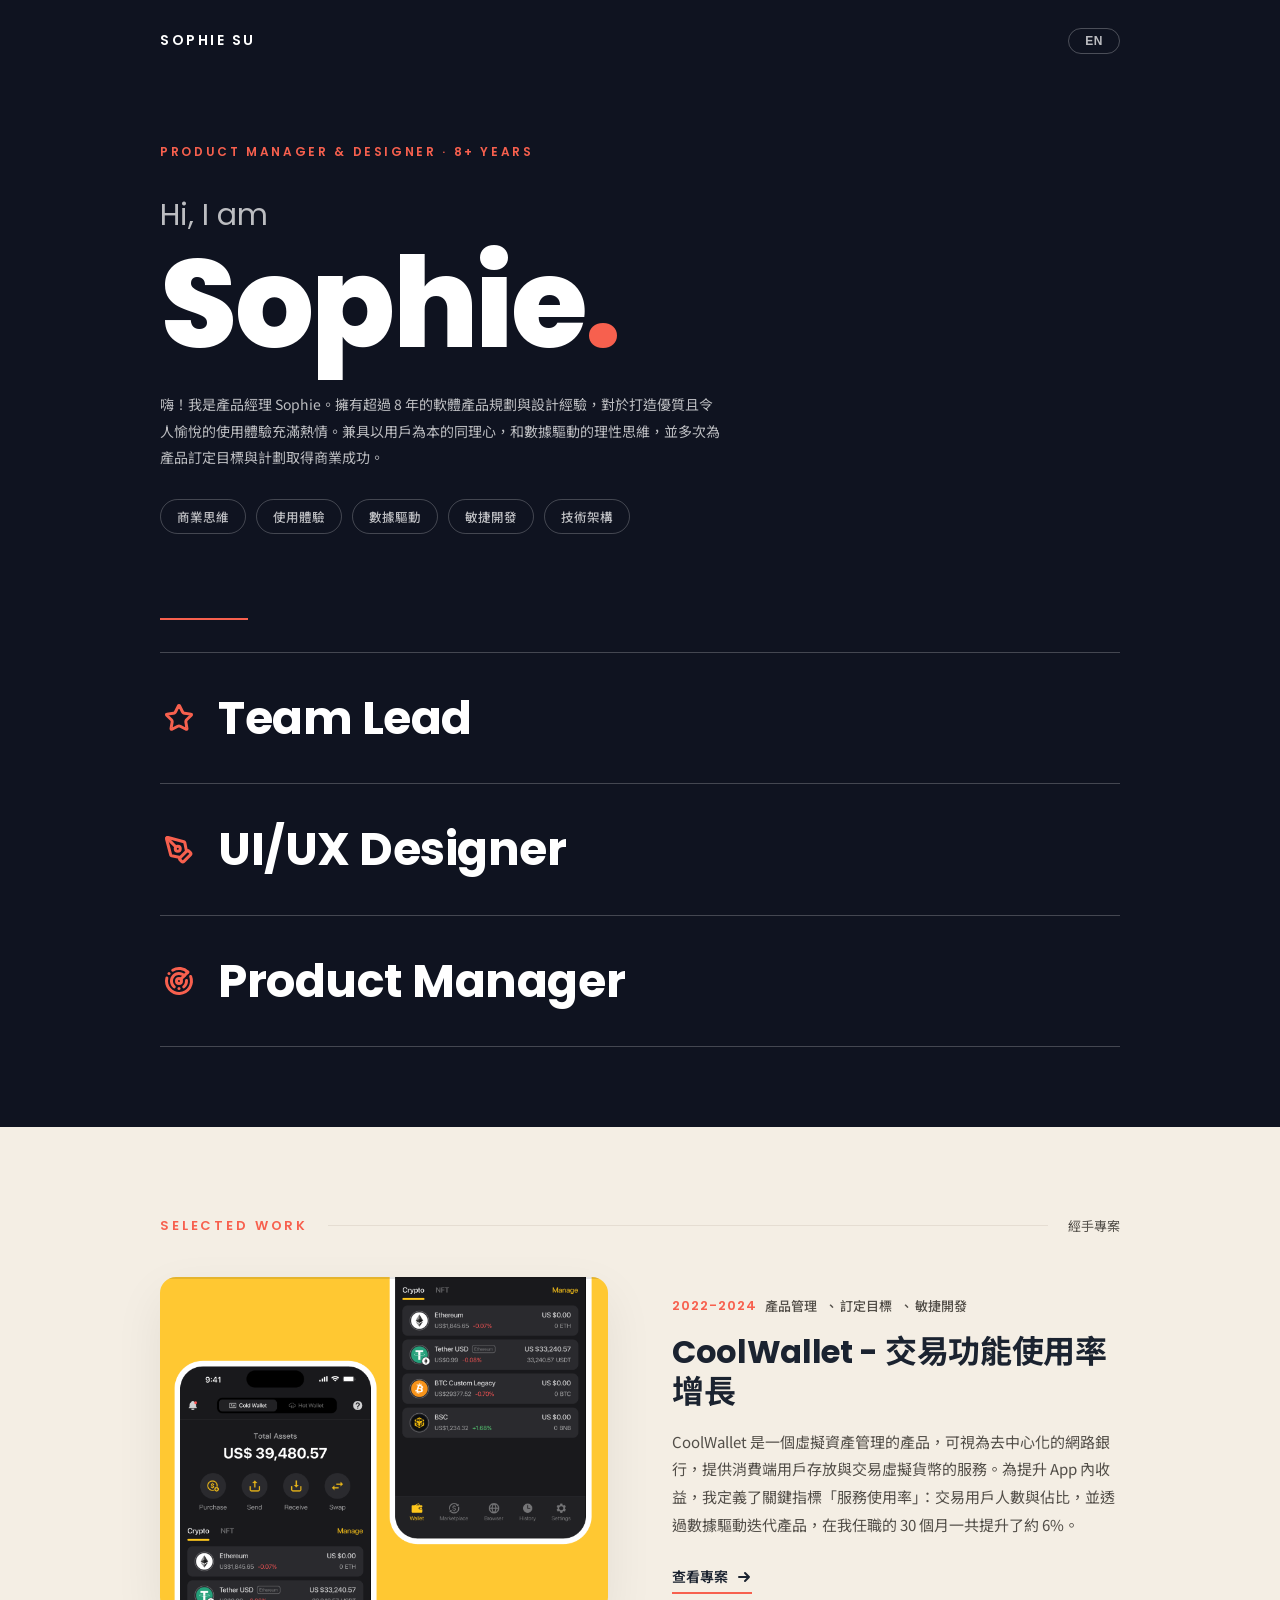
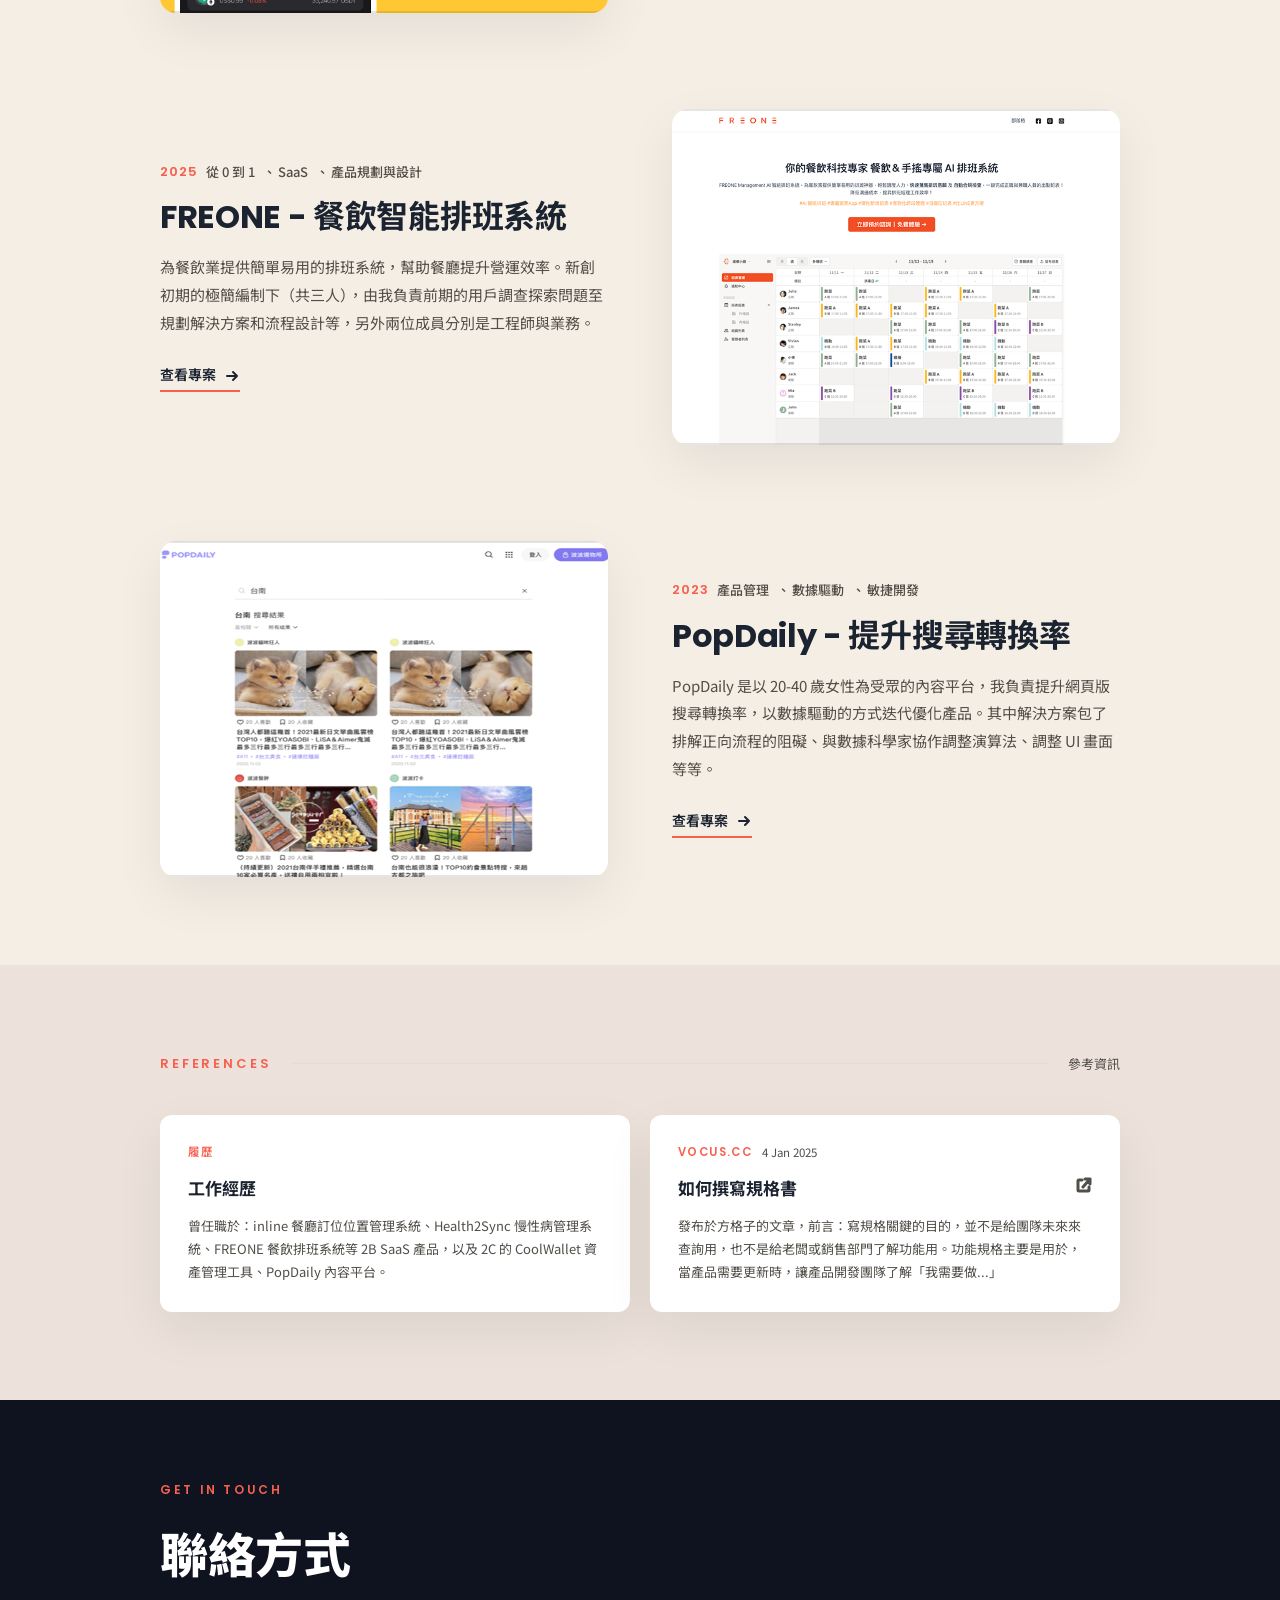
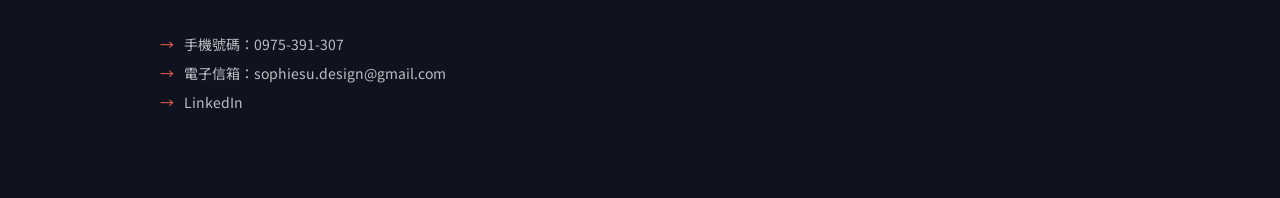
<file: index.html>
<!DOCTYPE html>
<html lang="zh-TW">
<head>
  <meta charset="UTF-8">
  <meta name="viewport" content="width=device-width, initial-scale=1.0">
  <title>Sophie Su – Product Manager</title>
  <link rel="preconnect" href="https://fonts.googleapis.com">
  <link rel="preconnect" href="https://fonts.gstatic.com" crossorigin>
  <link href="https://fonts.googleapis.com/css2?family=Poppins:wght@400;500;600;700;800&family=Noto+Sans+TC:wght@400;500;700&display=swap" rel="stylesheet">
  <link rel="stylesheet" href="css/style.css">
</head>
<body>

  <!-- INTRO (dark): nav + hero + roles -->
  <header class="intro">

    <nav class="site-nav">
      <div class="container">
        <span class="nav-logo" data-i18n="nav.logo">Sophie Su</span>
        <button id="lang-toggle" class="lang-toggle">EN</button>
      </div>
    </nav>

    <!-- HERO -->
    <section class="hero">
      <div class="container">
        <p class="hero-eyebrow">Product Manager &amp; Designer · 8+ Years</p>
        <p class="hero-greeting">Hi, I am</p>
        <h1 class="hero-name">Sophie<span class="dot">.</span></h1>
        <p class="hero-desc" data-i18n="hero.desc">嗨！我是產品經理 Sophie。擁有超過 8 年的軟體產品規劃與設計經驗，對於打造優質且令人愉悅的使用體驗充滿熱情。兼具以用戶為本的同理心，和數據驅動的理性思維，並多次為產品訂定目標與計劃取得商業成功。</p>
        <div class="skill-tags">
          <span class="skill-tag" data-i18n="tag.business">商業思維</span>
          <span class="skill-tag" data-i18n="tag.ux">使用體驗</span>
          <span class="skill-tag" data-i18n="tag.data">數據驅動</span>
          <span class="skill-tag" data-i18n="tag.agile">敏捷開發</span>
          <span class="skill-tag" data-i18n="tag.tech">技術架構</span>
        </div>
      </div>
    </section>

    <!-- ROLE LIST -->
    <div class="container">
      <div class="role-list">
        <div class="role-row">
          <img class="role-icon" src="images/icon-star.svg" alt="">
          <span>Team Lead</span>
        </div>
        <div class="role-row">
          <img class="role-icon" src="images/icon-designer.svg" alt="">
          <span>UI/UX Designer</span>
        </div>
        <div class="role-row">
          <img class="role-icon" src="images/icon-product%20manager.svg" alt="">
          <span>Product Manager</span>
        </div>
      </div>
    </div>

  </header>

  <!-- SELECTED WORK -->
  <section class="section work-section" id="work">
    <div class="container">
      <div class="section-label">
        <span class="section-label-en">Selected Work</span>
        <span class="section-label-line"></span>
        <span class="section-label-zh" data-i18n="section.projects">經手專案</span>
      </div>

      <div class="project-cards">

        <!-- CoolWallet -->
        <a href="coolwallet.html" class="project-card">
          <div class="project-card-image">
            <img src="images/thumb-coolwallet.png" alt="CoolWallet">
          </div>
          <div class="project-card-body">
            <div class="project-tags">
              <span class="tag-year" data-i18n="cw.year">2022-2024</span>
              <span class="tag-skill" data-i18n="cw.tag1">產品管理</span>
              <span class="tag-skill" data-i18n="cw.tag2">訂定目標</span>
              <span class="tag-skill" data-i18n="cw.tag3">敏捷開發</span>
            </div>
            <h3 data-i18n="cw.title">CoolWallet - 交易功能使用率增長</h3>
            <p data-i18n="cw.desc">CoolWallet 是一個虛擬資產管理的產品，可視為去中心化的網路銀行，提供消費端用戶存放與交易虛擬貨幣的服務。為提升 App 內收益，我定義了關鍵指標「服務使用率」：交易用戶人數與佔比，並透過數據驅動迭代產品，在我任職的 30 個月一共提升了約 6%。</p>
            <span class="project-cta"><span data-i18n="project.cta">查看專案</span>
              <svg viewBox="0 0 16 16" fill="none"><path d="M3 8h10M9 4l4 4-4 4" stroke="currentColor" stroke-width="2" stroke-linecap="round" stroke-linejoin="round"/></svg>
            </span>
          </div>
        </a>

        <!-- FREONE -->
        <a href="freone.html" class="project-card">
          <div class="project-card-image">
            <img src="images/thumb-freone.png" alt="FREONE">
          </div>
          <div class="project-card-body">
            <div class="project-tags">
              <span class="tag-year" data-i18n="fr.year">2025</span>
              <span class="tag-skill" data-i18n="fr.tag1">從 0 到 1</span>
              <span class="tag-skill" data-i18n="fr.tag2">SaaS</span>
              <span class="tag-skill" data-i18n="fr.tag3">產品規劃與設計</span>
            </div>
            <h3 data-i18n="fr.title">FREONE - 餐飲智能排班系統</h3>
            <p data-i18n="fr.desc">為餐飲業提供簡單易用的排班系統，幫助餐廳提升營運效率。新創初期的極簡編制下（共三人），由我負責前期的用戶調查探索問題至規劃解決方案和流程設計等，另外兩位成員分別是工程師與業務。</p>
            <span class="project-cta"><span data-i18n="project.cta">查看專案</span>
              <svg viewBox="0 0 16 16" fill="none"><path d="M3 8h10M9 4l4 4-4 4" stroke="currentColor" stroke-width="2" stroke-linecap="round" stroke-linejoin="round"/></svg>
            </span>
          </div>
        </a>

        <!-- PopDaily -->
        <a href="popdaily.html" class="project-card">
          <div class="project-card-image">
            <img src="images/thumb-popdaily.png" alt="PopDaily">
          </div>
          <div class="project-card-body">
            <div class="project-tags">
              <span class="tag-year" data-i18n="pd.year">2023</span>
              <span class="tag-skill" data-i18n="pd.tag1">產品管理</span>
              <span class="tag-skill" data-i18n="pd.tag2">數據驅動</span>
              <span class="tag-skill" data-i18n="pd.tag3">敏捷開發</span>
            </div>
            <h3 data-i18n="pd.title">PopDaily - 提升搜尋轉換率</h3>
            <p data-i18n="pd.desc">PopDaily 是以 20-40 歲女性為受眾的內容平台，我負責提升網頁版搜尋轉換率，以數據驅動的方式迭代優化產品。其中解決方案包了排解正向流程的阻礙、與數據科學家協作調整演算法、調整 UI 畫面等等。</p>
            <span class="project-cta"><span data-i18n="project.cta">查看專案</span>
              <svg viewBox="0 0 16 16" fill="none"><path d="M3 8h10M9 4l4 4-4 4" stroke="currentColor" stroke-width="2" stroke-linecap="round" stroke-linejoin="round"/></svg>
            </span>
          </div>
        </a>

      </div>
    </div>
  </section>

  <!-- LINKS -->
  <section class="section links-section">
    <div class="container">
      <div class="section-label">
        <span class="section-label-en">References</span>
        <span class="section-label-line"></span>
        <span class="section-label-zh" data-i18n="section.links">參考資訊</span>
      </div>

      <div class="link-cards">

        <a href="resume.html" class="link-card">
          <div class="link-meta-top">
            <span class="source" data-i18n="link2.source">Resume</span>
          </div>
          <div class="link-card-header">
            <h3 data-i18n="link2.title">工作經歷</h3>
          </div>
          <p data-i18n="link2.desc">曾任職於：inline 餐廳訂位位置管理系統、Health2Sync 慢性病管理系統、FREONE 餐飲排班系統等 2B SaaS 產品，以及 2C 的 CoolWallet 資產管理工具、PopDaily 內容平台。</p>
        </a>

        <a href="#" class="link-card" data-i18n-href="link1.url" target="_blank" rel="noopener">
          <div class="link-meta-top">
            <span class="source" data-i18n="link1.source">vocus.cc</span>
            <span data-i18n="link1.date">4 Jan 2025</span>
          </div>
          <div class="link-card-header">
            <h3 data-i18n="link1.title">如何撰寫規格書</h3>
            <svg class="external-icon" width="16" height="16" viewBox="0 0 16 16" fill="none">
              <path d="M6 3H3a1 1 0 00-1 1v9a1 1 0 001 1h9a1 1 0 001-1v-3M9 2h5m0 0v5m0-5L7 10" stroke="currentColor" stroke-width="3" stroke-linecap="round" stroke-linejoin="round"/>
            </svg>
          </div>
          <p data-i18n="link1.desc">發布於方格子的文章，前言：寫規格關鍵的目的，並不是給團隊未來來查詢用，也不是給老闆或銷售部門了解功能用。功能規格主要是用於，當產品需要更新時，讓產品開發團隊了解「我需要做...」</p>
        </a>

      </div>
    </div>
  </section>

  <!-- FOOTER -->
  <footer class="site-footer">
    <div class="container">
      <p class="footer-eyebrow">Get in Touch</p>
      <h3 data-i18n="footer.contact">聯絡方式</h3>
      <div class="footer-contact">
        <p data-i18n="footer.phone">手機號碼：0975-391-307</p>
        <p data-i18n="footer.email">電子信箱：sophiesu.design@gmail.com</p>
        <p><a href="https://www.linkedin.com/in/sutsz" target="_blank" rel="noopener">LinkedIn</a></p>
      </div>
    </div>
  </footer>

  <script src="js/i18n.js"></script>
  <script src="js/main.js"></script>
</body>
</html>
</file>
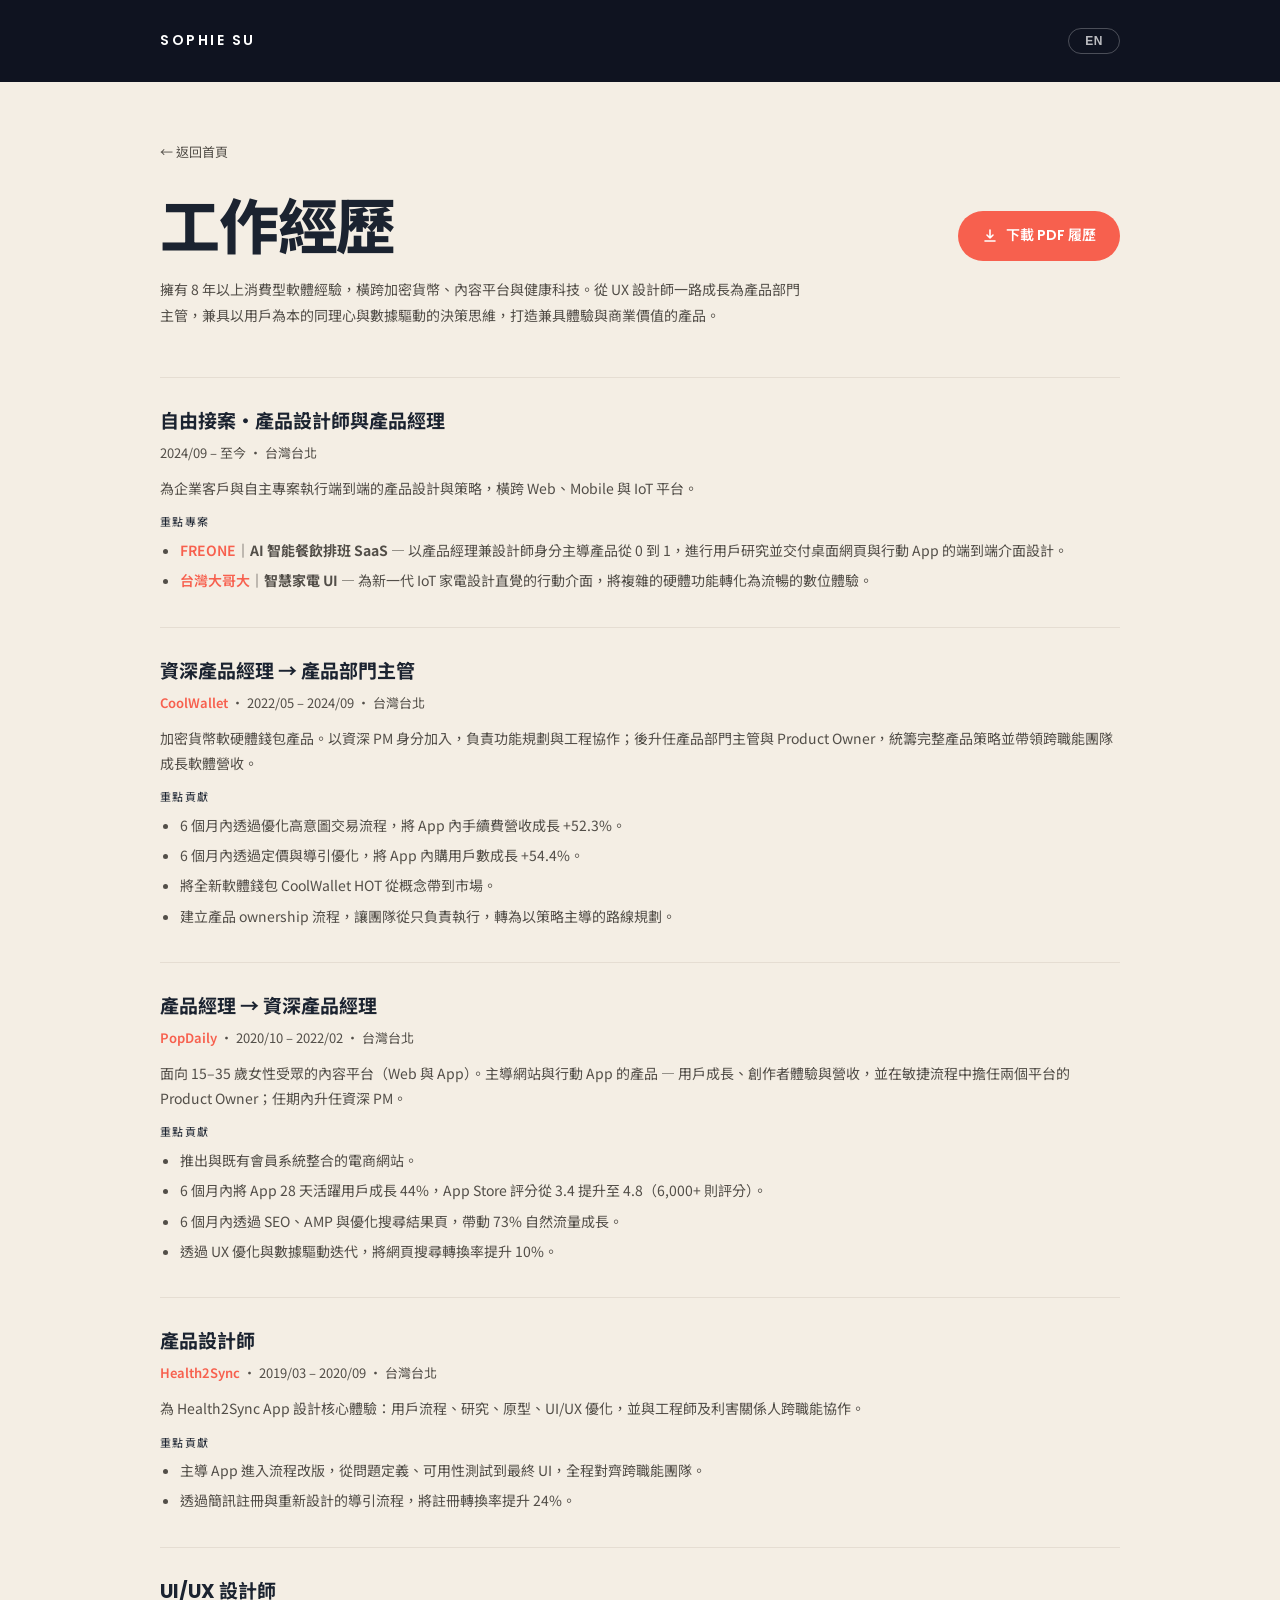
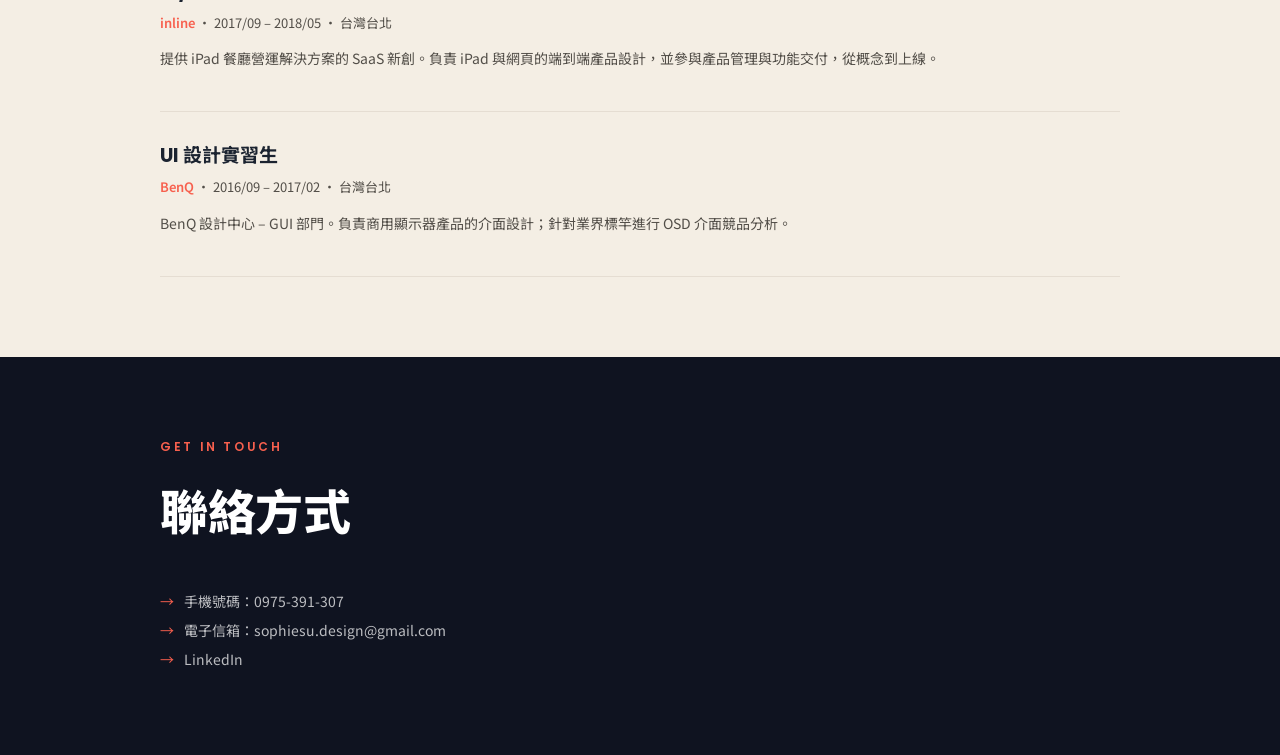
<file: resume.html>
<!DOCTYPE html>
<html lang="zh-TW">
<head>
  <meta charset="UTF-8">
  <meta name="viewport" content="width=device-width, initial-scale=1.0">
  <title>Resume – Sophie Su</title>
  <link rel="preconnect" href="https://fonts.googleapis.com">
  <link rel="preconnect" href="https://fonts.gstatic.com" crossorigin>
  <link href="https://fonts.googleapis.com/css2?family=Poppins:wght@400;500;600;700;800&family=Noto+Sans+TC:wght@400;500;700&display=swap" rel="stylesheet">
  <link rel="stylesheet" href="css/style.css">
</head>
<body>

  <nav class="site-nav detail-nav">
    <div class="container">
      <a href="index.html" class="nav-logo" data-i18n="nav.logo">Sophie Su</a>
      <button id="lang-toggle" class="lang-toggle">EN</button>
    </div>
  </nav>

  <main class="resume">
    <div class="container">
      <a href="index.html" class="back-link" data-i18n="back">← 返回首頁</a>

      <div class="resume-header">
        <h1 class="resume-title" data-i18n="resume.title">工作經歷</h1>
        <a class="download-btn" href="files/Su%20Tsz%20Resume.pdf" data-i18n-href="resume.pdf.url" download>
          <svg viewBox="0 0 16 16" fill="none">
            <path d="M8 2v8m0 0L5 7m3 3l3-3M3 13h10" stroke="currentColor" stroke-width="1.6" stroke-linecap="round" stroke-linejoin="round"/>
          </svg>
          <span data-i18n="resume.download">下載 PDF 履歷</span>
        </a>
      </div>

      <p class="resume-intro" data-i18n="resume.intro">擁有 8 年以上消費型軟體經驗，橫跨加密貨幣、內容平台與健康科技。從 UX 設計師一路成長為產品部門主管，兼具以用戶為本的同理心與數據驅動的決策思維，打造兼具體驗與商業價值的產品。</p>

      <div class="exp-list-section">

        <!-- Freelance -->
        <div class="exp-item">
          <h3 class="exp-role" data-i18n="exp.1.role">Freelance Product Designer &amp; Manager</h3>
          <p class="exp-meta" data-i18n="exp.1.meta">Sep 2024 – Present · Taipei, Taiwan</p>
          <p class="exp-desc" data-i18n="exp.1.desc">Executed end-to-end product design and strategy across Web, Mobile, and IoT platforms for corporate clients and self-initiated projects.</p>
          <div class="exp-sublabel" data-i18n="label.keyprojects">Key Projects</div>
          <ul class="exp-bullets">
            <li><strong><a class="exp-link" href="https://freone.com" target="_blank" rel="noopener" data-i18n="exp.1.p1.brand">FREONE</a><span data-i18n="exp.1.p1.t">｜AI-Driven Restaurant Scheduling SaaS</span></strong> <span data-i18n="exp.1.p1.d">— Led product from 0 to 1 as dual PM and Designer, conducting user research and delivering end-to-end interface designs for desktop web and mobile apps.</span></li>
            <li><strong><a class="exp-link" href="https://smarterhome.taiwanmobile.net/" target="_blank" rel="noopener" data-i18n="exp.1.p2.brand">Taiwan Mobile</a><span data-i18n="exp.1.p2.t">｜Smart Home Appliance UI</span></strong> <span data-i18n="exp.1.p2.d">— Designed intuitive mobile UI for next-generation IoT home appliances, translating complex hardware functions into seamless digital experiences.</span></li>
          </ul>
        </div>

        <!-- CoolWallet -->
        <div class="exp-item">
          <h3 class="exp-role" data-i18n="exp.2.role">Senior Product Manager → Product Lead</h3>
          <p class="exp-meta"><span class="company">CoolWallet</span> · <span data-i18n="exp.2.meta">May 2022 – Sep 2024 · Taipei, Taiwan</span></p>
          <p class="exp-desc" data-i18n="exp.2.desc">Crypto hardware and software wallet products. Joined as Senior PM for feature planning and engineering collaboration; promoted to Product Lead and Product Owner, overseeing full product strategy and leading the cross-functional team to grow software revenue.</p>
          <div class="exp-sublabel" data-i18n="label.keycontrib">Key Contributions</div>
          <ul class="exp-bullets">
            <li data-i18n="exp.2.b1">Grew in-app commission revenue by +52.3% in 6 months by optimising high-intent trading flows.</li>
            <li data-i18n="exp.2.b2">Grew in-app-purchase user count by +54.4% in 6 months through pricing and onboarding improvements.</li>
            <li data-i18n="exp.2.b3">Launched CoolWallet HOT — a new software wallet — from concept to market.</li>
            <li data-i18n="exp.2.b4">Established product ownership processes, shifting the team from execution-only to strategy-led roadmapping.</li>
          </ul>
        </div>

        <!-- PopDaily -->
        <div class="exp-item">
          <h3 class="exp-role" data-i18n="exp.3.role">Product Manager → Senior Product Manager</h3>
          <p class="exp-meta"><span class="company">PopDaily</span> · <span data-i18n="exp.3.meta">Oct 2020 – Feb 2022 · Taipei, Taiwan</span></p>
          <p class="exp-desc" data-i18n="exp.3.desc">Content platform (Web &amp; App) for a 15–35 y/o female audience. Led product across website and mobile app — user growth, creator experience, and revenue. Acted as product owner for both platforms in Agile; promoted to Senior PM during tenure.</p>
          <div class="exp-sublabel" data-i18n="label.keycontrib">Key Contributions</div>
          <ul class="exp-bullets">
            <li data-i18n="exp.3.b1">Launched e-commerce website integrated with the existing membership system.</li>
            <li data-i18n="exp.3.b2">Grew App 28-day active users by 44% and lifted App Store rating from 3.4 → 4.8 (6K+ ratings) in 6 months.</li>
            <li data-i18n="exp.3.b3">Drove 73% organic traffic growth in 6 months via SEO, AMP, and optimised search result pages.</li>
            <li data-i18n="exp.3.b4">Increased web search conversion by 10% through UX improvements and data-driven iteration.</li>
          </ul>
        </div>

        <!-- Health2Sync -->
        <div class="exp-item">
          <h3 class="exp-role" data-i18n="exp.4.role">Product Designer</h3>
          <p class="exp-meta"><span class="company">Health2Sync</span> · <span data-i18n="exp.4.meta">Mar 2019 – Sep 2020 · Taipei, Taiwan</span></p>
          <p class="exp-desc" data-i18n="exp.4.desc">Designed core experiences for the Health2Sync app: user flows, research, prototyping, UI/UX optimisation, and cross-functional collaboration with engineers and stakeholders.</p>
          <div class="exp-sublabel" data-i18n="label.keycontrib">Key Contributions</div>
          <ul class="exp-bullets">
            <li data-i18n="exp.4.b1">Led the app entry revamp from problem definition through usability testing to final UI — aligning cross-functional teams throughout.</li>
            <li data-i18n="exp.4.b2">Improved registration conversion by 24% via SMS registration and a redesigned onboarding flow.</li>
          </ul>
        </div>

        <!-- inline -->
        <div class="exp-item">
          <h3 class="exp-role" data-i18n="exp.5.role">UI/UX Designer</h3>
          <p class="exp-meta"><span class="company">inline</span> · <span data-i18n="exp.5.meta">Sep 2017 – May 2018 · Taipei, Taiwan</span></p>
          <p class="exp-desc" data-i18n="exp.5.desc">SaaS startup with an iPad-based solution for restaurant operations. Owned end-to-end product design across iPad and web, contributing to product management and feature delivery from concept to launch.</p>
        </div>

        <!-- BenQ -->
        <div class="exp-item">
          <h3 class="exp-role" data-i18n="exp.6.role">UI Design Intern</h3>
          <p class="exp-meta"><span class="company">BenQ</span> · <span data-i18n="exp.6.meta">Sep 2016 – Feb 2017 · Taipei, Taiwan</span></p>
          <p class="exp-desc" data-i18n="exp.6.desc">BenQ Design Center – GUI Department. Interface design for commercial display products; competitive analysis on OSD interfaces across industry benchmarks.</p>
        </div>

      </div>
    </div>
  </main>

  <footer class="site-footer">
    <div class="container">
      <p class="footer-eyebrow">Get in Touch</p>
      <h3 data-i18n="footer.contact">聯絡方式</h3>
      <div class="footer-contact">
        <p data-i18n="footer.phone">手機號碼：0975-391-307</p>
        <p data-i18n="footer.email">電子信箱：sophiesu.design@gmail.com</p>
        <p><a href="https://www.linkedin.com/in/sutsz" target="_blank" rel="noopener">LinkedIn</a></p>
      </div>
    </div>
  </footer>

  <script src="js/i18n.js"></script>
  <script src="js/main.js"></script>
</body>
</html>
</file>
<file: css/style.css>
/* =====================
   DESIGN TOKENS
   ===================== */
:root {
  /* Colors */
  --ink: #0F1320;            /* dark hero / footer */
  --ink-soft: #171C2B;
  --orange: #F7604E;         /* primary accent */
  --orange-light: #FCEAE6;
  --cream: #F4EEE4;          /* main light background */
  --cream-alt: #ECE2DB;      /* alt section background */
  --white: #FFFFFF;
  --heading: #1B2330;        /* headings on light bg */
  --text: #3A3A3A;
  --text-muted: #524E48;
  --on-dark: rgba(255,255,255,0.72);
  --on-dark-muted: rgba(255,255,255,0.42);
  --border: #E5DDD2;
  --border-dark: rgba(255,255,255,0.22);

  /* Radius */
  --radius-sm: 8px;
  --radius: 16px;
  --radius-lg: 24px;

  /* Effects */
  --shadow: 0 18px 50px rgba(20,20,35,0.07);
  --shadow-hover: 0 24px 60px rgba(20,20,35,0.12);

  /* Layout */
  --max-w: 1040px;
  --transition: 0.25s ease;

  /* Type */
  --font-display: 'Poppins', 'Noto Sans TC', -apple-system, BlinkMacSystemFont, 'Segoe UI', sans-serif;
  --font-body: 'Noto Sans TC', 'Poppins', -apple-system, BlinkMacSystemFont, 'Segoe UI', sans-serif;
}

/* =====================
   RESET
   ===================== */
*, *::before, *::after { box-sizing: border-box; margin: 0; padding: 0; }
html { scroll-behavior: smooth; }
body {
  font-family: var(--font-body);
  background: var(--cream);
  color: var(--text);
  line-height: 1.7;
  font-size: 15px;
  -webkit-font-smoothing: antialiased;
}
img { max-width: 100%; display: block; }
a { color: inherit; text-decoration: none; }
ul { list-style: none; }

/* =====================
   LAYOUT HELPERS
   ===================== */
.container {
  max-width: var(--max-w);
  margin: 0 auto;
  padding: 0 40px;
}

/* Reusable eyebrow label */
.eyebrow {
  font-family: var(--font-display);
  font-size: 12px;
  font-weight: 600;
  letter-spacing: 0.22em;
  text-transform: uppercase;
  color: var(--orange);
}

/* =====================
   INTRO (dark) : nav + hero + roles
   ===================== */
.intro {
  background: var(--ink);
  color: var(--white);
  padding-bottom: 80px;
}

/* NAV */
.site-nav {
  padding: 28px 0;
}
.site-nav .container {
  display: flex;
  align-items: center;
  justify-content: space-between;
}
.nav-logo {
  font-family: var(--font-display);
  font-weight: 600;
  font-size: 14px;
  letter-spacing: 0.18em;
  text-transform: uppercase;
  color: var(--white);
}
.lang-toggle {
  background: transparent;
  border: 1px solid rgba(255,255,255,0.25);
  border-radius: 20px;
  padding: 5px 16px;
  font-size: 12px;
  font-weight: 600;
  letter-spacing: 0.05em;
  cursor: pointer;
  color: var(--on-dark);
  transition: var(--transition);
}
.lang-toggle:hover {
  border-color: var(--orange);
  color: var(--orange);
}

/* HERO */
.hero {
  padding: 60px 0 72px;
}
.hero-eyebrow {
  font-family: var(--font-display);
  font-size: 12px;
  font-weight: 600;
  letter-spacing: 0.22em;
  text-transform: uppercase;
  color: var(--orange);
  margin-bottom: 28px;
}
.hero-greeting {
  font-family: var(--font-display);
  font-size: clamp(22px, 3vw, 30px);
  font-weight: 400;
  color: var(--on-dark);
  margin-bottom: 4px;
}
.hero-name {
  font-family: var(--font-display);
  font-size: clamp(64px, 11vw, 124px);
  font-weight: 800;
  line-height: 0.95;
  letter-spacing: -0.02em;
  color: var(--white);
  margin-bottom: 28px;
}
.hero-name .dot { color: var(--orange); }
.hero-desc {
  max-width: 560px;
  color: var(--on-dark);
  font-size: 14px;
  line-height: 1.9;
  margin-bottom: 28px;
}
.skill-tags {
  display: flex;
  flex-wrap: wrap;
  gap: 10px;
}
.skill-tag {
  border: 1px solid rgba(255,255,255,0.22);
  border-radius: 20px;
  padding: 6px 16px;
  font-size: 12.5px;
  font-weight: 500;
  color: var(--on-dark);
  transition: var(--transition);
}
.skill-tag:hover {
  border-color: var(--orange);
  color: var(--white);
}

/* ROLE LIST (replaces career banner) */
.role-list {
  margin-top: 12px;
}
.role-list::before {
  content: "";
  display: block;
  width: 88px;
  height: 2px;
  background: var(--orange);
  margin-bottom: 32px;
}
.role-row {
  display: flex;
  align-items: center;
  gap: 24px;
  padding: 26px 4px;
  border-bottom: 1px solid var(--border-dark);
  font-family: var(--font-display);
  font-size: clamp(28px, 5vw, 46px);
  font-weight: 700;
  color: var(--white);
  letter-spacing: -0.01em;
}
.role-row:first-child {
  border-top: 1px solid var(--border-dark);
}
.role-row .role-icon {
  width: 30px;
  height: 30px;
  flex-shrink: 0;
  display: block;
}

/* =====================
   SECTION LABEL (light sections)
   ===================== */
.section {
  padding: 88px 0;
}
.section.work-section { background: var(--cream); }
.section.links-section { background: var(--cream-alt); }

.section-label {
  display: flex;
  align-items: center;
  gap: 20px;
  margin-bottom: 40px;
}
.section-label-en {
  font-family: var(--font-display);
  font-size: 13px;
  font-weight: 600;
  letter-spacing: 0.22em;
  text-transform: uppercase;
  color: var(--orange);
  white-space: nowrap;
}
.section-label-line {
  flex: 1;
  height: 1px;
  background: var(--border);
}
.section-label-zh {
  font-size: 13px;
  color: var(--text-muted);
  white-space: nowrap;
}

/* =====================
   PROJECT CARDS
   ===================== */
.project-cards {
  display: flex;
  flex-direction: column;
  gap: 96px;
}
.project-card {
  display: flex;
  align-items: center;
  gap: 64px;
  color: inherit;
}
.project-card:nth-child(even) {
  flex-direction: row-reverse;
}
.project-card-image {
  flex: 1 1 0;
  min-width: 0;
  aspect-ratio: 4 / 3;
  border-radius: var(--radius);
  overflow: hidden;
  background: #F0EDE8;
  box-shadow: var(--shadow);
}
.project-card-image img {
  width: 100%;
  height: 100%;
  object-fit: cover;
  transition: transform 0.4s ease;
}
.project-card:hover .project-card-image img {
  transform: scale(1.04);
}
.project-card-body {
  flex: 1 1 0;
  min-width: 0;
}
.project-tags {
  display: flex;
  flex-wrap: wrap;
  align-items: center;
  gap: 8px;
  margin-bottom: 14px;
}
.tag-year {
  font-family: var(--font-display);
  font-size: 13px;
  font-weight: 600;
  letter-spacing: 0.08em;
  color: var(--orange);
}
.tag-skill {
  font-size: 13px;
  font-weight: 500;
  color: var(--text-muted);
}
.tag-skill + .tag-skill::before {
  content: "、";
  margin-right: 2px;
}
.project-card-body h3 {
  font-family: var(--font-display);
  font-size: clamp(24px, 3vw, 32px);
  font-weight: 700;
  color: var(--heading);
  line-height: 1.25;
  letter-spacing: -0.01em;
  margin-bottom: 16px;
}
.project-card-body p {
  font-size: 15px;
  color: var(--text-muted);
  line-height: 1.85;
  margin-bottom: 24px;
}
.project-cta {
  display: inline-flex;
  align-items: center;
  gap: 8px;
  font-family: var(--font-display);
  font-size: 14px;
  font-weight: 600;
  color: var(--heading);
  border-bottom: 2px solid var(--orange);
  padding-bottom: 3px;
  transition: gap var(--transition), color var(--transition);
}
.project-cta svg { width: 16px; height: 16px; }
.project-card:hover .project-cta {
  color: var(--orange);
  gap: 12px;
}

/* =====================
   LINK CARDS
   ===================== */
.link-cards {
  display: grid;
  grid-template-columns: 1fr 1fr;
  gap: 20px;
}
.link-card {
  background: var(--white);
  border-radius: 12px;
  box-shadow: var(--shadow);
  padding: 28px;
  display: flex;
  flex-direction: column;
  gap: 12px;
  transition: box-shadow var(--transition), transform var(--transition);
  cursor: pointer;
}
.link-card:hover {
  box-shadow: var(--shadow-hover);
  transform: translateY(-3px);
}
.link-meta-top {
  display: flex;
  align-items: center;
  gap: 10px;
  font-size: 11.5px;
  color: var(--text-muted);
}
.link-meta-top .source {
  font-family: var(--font-display);
  font-weight: 600;
  letter-spacing: 0.12em;
  text-transform: uppercase;
  color: var(--orange);
}
.link-card-header {
  display: flex;
  align-items: flex-start;
  justify-content: space-between;
  gap: 8px;
}
.link-card h3 {
  font-family: var(--font-display);
  font-size: 17px;
  font-weight: 700;
  color: var(--heading);
}
.external-icon {
  color: var(--text-muted);
  flex-shrink: 0;
  margin-top: 2px;
}
.link-card p {
  font-size: 13px;
  color: var(--text-muted);
  line-height: 1.75;
  display: -webkit-box;
  -webkit-line-clamp: 4;
  -webkit-box-orient: vertical;
  overflow: hidden;
}

/* =====================
   FOOTER (dark)
   ===================== */
.site-footer {
  background: var(--ink);
  color: var(--on-dark);
  padding: 80px 0;
}
.footer-eyebrow {
  font-family: var(--font-display);
  font-size: 12px;
  font-weight: 600;
  letter-spacing: 0.22em;
  text-transform: uppercase;
  color: var(--orange);
  margin-bottom: 16px;
}
.site-footer h3 {
  font-family: var(--font-display);
  font-size: clamp(32px, 5vw, 48px);
  font-weight: 800;
  color: var(--white);
  margin-bottom: 32px;
  letter-spacing: -0.01em;
}
.footer-contact p {
  font-size: 14px;
  line-height: 2.1;
  display: flex;
  align-items: center;
  gap: 10px;
}
.footer-contact p::before {
  content: "→";
  color: var(--orange);
}

/* =====================
   PROJECT DETAIL PAGE
   ===================== */
.detail-nav { background: var(--ink); }

.back-link {
  display: inline-flex;
  align-items: center;
  gap: 6px;
  font-size: 13px;
  color: var(--text-muted);
  margin-bottom: 32px;
  transition: color var(--transition);
}
.back-link:hover { color: var(--orange); }

.project-detail {
  padding: 56px 0 80px;
}
.project-detail-title {
  font-family: var(--font-display);
  font-size: clamp(28px, 5vw, 46px);
  font-weight: 800;
  color: var(--heading);
  margin-bottom: 48px;
  line-height: 1.15;
  letter-spacing: -0.01em;
}

.detail-section { margin-bottom: 64px; }

/* detail section header: icon + title */
.section-header {
  display: flex;
  align-items: center;
  gap: 12px;
  margin-bottom: 24px;
}
.section-header h2 {
  font-family: var(--font-display);
  font-size: 22px;
  font-weight: 700;
  color: var(--heading);
}
.icon-box {
  display: flex;
  align-items: center;
  justify-content: center;
  flex-shrink: 0;
}
.icon-box svg, .icon-box img { width: 32px; height: 32px; }

.detail-section h3 {
  font-family: var(--font-display);
  font-size: 17px;
  font-weight: 700;
  color: var(--heading);
  margin: 24px 0 8px;
}
.detail-section h3.goal-title {
  font-size: 14px;
}
.goal-pre {
  font-weight: 400;
  color: var(--text-muted);
}
.detail-section p {
  font-size: 14px;
  color: var(--text-muted);
  line-height: 1.85;
  margin-bottom: 12px;
}
.detail-section > ul {
  list-style: disc;
  padding-left: 20px;
}
.detail-section > ul li {
  font-size: 14px;
  color: var(--text-muted);
  line-height: 1.85;
  margin-bottom: 6px;
}
.detail-section > ul ul {
  list-style: circle;
  padding-left: 22px;
  margin-top: 6px;
}
.detail-section strong { color: var(--text); font-weight: 600; }

.highlight-box {
  background: var(--orange-light);
  border-left: 3px solid var(--orange);
  border-radius: 0 var(--radius-sm) var(--radius-sm) 0;
  padding: 16px 22px;
  margin: 16px 0;
}
.highlight-box p {
  color: var(--heading);
  font-weight: 600;
  font-size: 15px;
  margin: 0;
}

/* role timeline (detail) */
.role-timeline {
  display: flex;
  flex-direction: column;
  gap: 8px;
  margin: 12px 0;
}
.role-item { display: flex; gap: 16px; font-size: 14px; }
.role-period { color: var(--text-muted); white-space: nowrap; min-width: 160px; }
.role-title { color: var(--text); font-weight: 500; }

/* challenges */
.challenge-block {
  background: var(--white);
  border-radius: var(--radius);
  box-shadow: var(--shadow);
  padding: 28px;
  margin-bottom: 16px;
}
.challenge-block h4 {
  font-family: var(--font-display);
  font-size: 16px;
  font-weight: 700;
  color: var(--heading);
  margin-bottom: 8px;
}
.challenge-block > p { margin-bottom: 4px; }
.solution-label {
  font-size: 12px;
  font-weight: 700;
  color: var(--orange);
  background: var(--orange-light);
  border-radius: 4px;
  padding: 2px 8px;
  display: inline-block;
  margin-bottom: 8px;
}
.solution-heading {
  font-family: var(--font-display);
  font-size: 14px;
  font-weight: 700;
  color: var(--heading);
  margin-top: 16px;
  margin-bottom: 6px;
}
.solution-list { list-style: decimal; padding-left: 20px; margin: 0; }
.solution-list li {
  font-size: 14px;
  color: var(--text-muted);
  line-height: 1.85;
  margin-bottom: 6px;
}

/* result list (key results) */
.detail-section > ul.result-list { list-style: none; padding-left: 0; }
.result-list { list-style: none; padding: 0; margin: 12px 0 0; }
.result-list > li { position: relative; padding-left: 22px; margin-bottom: 26px; }
.result-list > li::before {
  content: "";
  position: absolute;
  left: 0; top: 10px;
  width: 7px; height: 7px;
  border-radius: 50%;
  background: var(--orange);
}
.result-list h4 {
  font-family: var(--font-display);
  font-size: 16px;
  font-weight: 700;
  color: var(--heading);
  margin-bottom: 6px;
}
.result-list p {
  font-size: 14px;
  color: var(--text-muted);
  line-height: 1.85;
  margin-bottom: 8px;
}
.result-list p:last-child { margin-bottom: 0; }

/* changelog */
.changelog-intro { margin-top: 28px; }
.changelog { list-style: none; padding: 0; margin: 12px 0 0; }
.changelog li { position: relative; padding-left: 18px; margin-bottom: 14px; }
.changelog li::before {
  content: "";
  position: absolute;
  left: 0; top: 9px;
  width: 6px; height: 6px;
  border-radius: 50%;
  background: var(--orange);
}
.changelog-title {
  display: block;
  font-family: var(--font-display);
  font-size: 14px;
  font-weight: 700;
  color: var(--heading);
  line-height: 1.6;
}
.changelog-desc {
  display: block;
  font-size: 13.5px;
  color: var(--text-muted);
  line-height: 1.7;
  margin-top: 2px;
}

/* images */
.image-row {
  display: flex;
  justify-content: center;
  gap: 12px;
  margin: 20px 0;
  overflow-x: auto;
  -webkit-overflow-scrolling: touch;
}
.image-row img {
  border-radius: var(--radius-sm);
  height: 200px;
  width: auto;
  flex-shrink: 0;
}
.detail-image {
  border-radius: var(--radius-sm);
  width: 100%;
  margin: 16px 0;
}
.chart-caption {
  font-size: 12.5px;
  color: var(--text-muted);
  margin: 12px 0 0;
}

/* =====================
   RESUME PAGE
   ===================== */
.resume {
  padding: 56px 0 80px;
}
.resume-header {
  display: flex;
  justify-content: space-between;
  align-items: flex-end;
  gap: 24px;
  flex-wrap: wrap;
  margin-bottom: 16px;
}
.resume-title {
  font-family: var(--font-display);
  font-size: clamp(36px, 6vw, 60px);
  font-weight: 800;
  color: var(--heading);
  line-height: 1.1;
  letter-spacing: -0.02em;
}
.resume-intro {
  max-width: 640px;
  color: var(--text-muted);
  font-size: 14px;
  line-height: 1.85;
  margin-bottom: 48px;
}
.download-btn {
  display: inline-flex;
  align-items: center;
  gap: 8px;
  background: var(--orange);
  color: var(--white);
  font-family: var(--font-display);
  font-weight: 600;
  font-size: 14px;
  padding: 13px 24px;
  border-radius: 999px;
  white-space: nowrap;
  transition: transform var(--transition), box-shadow var(--transition);
}
.download-btn:hover {
  transform: translateY(-2px);
  box-shadow: 0 12px 28px rgba(247,96,78,0.35);
}
.download-btn svg { width: 16px; height: 16px; }

.exp-list-section { margin-top: 8px; }
.exp-item {
  padding: 28px 0;
  border-top: 1px solid var(--border);
}
.exp-item:last-child { border-bottom: 1px solid var(--border); }
.exp-role {
  font-family: var(--font-display);
  font-size: 19px;
  font-weight: 700;
  color: var(--heading);
  margin-bottom: 4px;
}
.exp-meta {
  font-size: 13px;
  color: var(--text-muted);
  margin-bottom: 12px;
}
.exp-meta .company { color: var(--orange); font-weight: 600; }
.exp-desc {
  font-size: 14px;
  color: var(--text-muted);
  line-height: 1.8;
  margin-bottom: 12px;
}
.exp-sublabel {
  font-family: var(--font-display);
  font-size: 11px;
  font-weight: 400;
  letter-spacing: 0.12em;
  text-transform: uppercase;
  color: var(--heading);
  margin-bottom: 6px;
}
.exp-bullets { list-style: disc; padding-left: 20px; }
.exp-bullets li {
  font-size: 14px;
  color: var(--text-muted);
  line-height: 1.8;
  margin-bottom: 5px;
}
.exp-link {
  color: var(--orange);
  font-weight: 600;
  transition: opacity var(--transition);
}
.exp-link:hover { opacity: 0.7; }

/* footer links */
.footer-contact a { transition: color var(--transition); }
.footer-contact a:hover { color: var(--orange); }

/* =====================
   RESPONSIVE
   ===================== */
@media (max-width: 768px) {
  .container { padding: 0 20px; }

  .intro { padding-bottom: 48px; }
  .site-nav { padding: 20px 0; }
  .hero { padding: 32px 0 48px; }
  .hero-name { font-size: clamp(48px, 16vw, 72px); }

  .role-row { padding: 20px 4px; font-size: clamp(24px, 7vw, 34px); }

  .section { padding: 56px 0; }
  .section-label { gap: 12px; margin-bottom: 28px; }

  /* Stack project cards */
  .project-cards { gap: 56px; }
  .project-card,
  .project-card:nth-child(even) { flex-direction: column; align-items: stretch; gap: 24px; }
  .project-card-image { width: 100%; }

  .link-cards { grid-template-columns: 1fr; }

  .site-footer { padding: 56px 0; }

  /* detail */
  .role-period { min-width: unset; }
  .role-item { flex-direction: column; gap: 2px; }
  .image-row img { height: 140px; }
}
</file>
